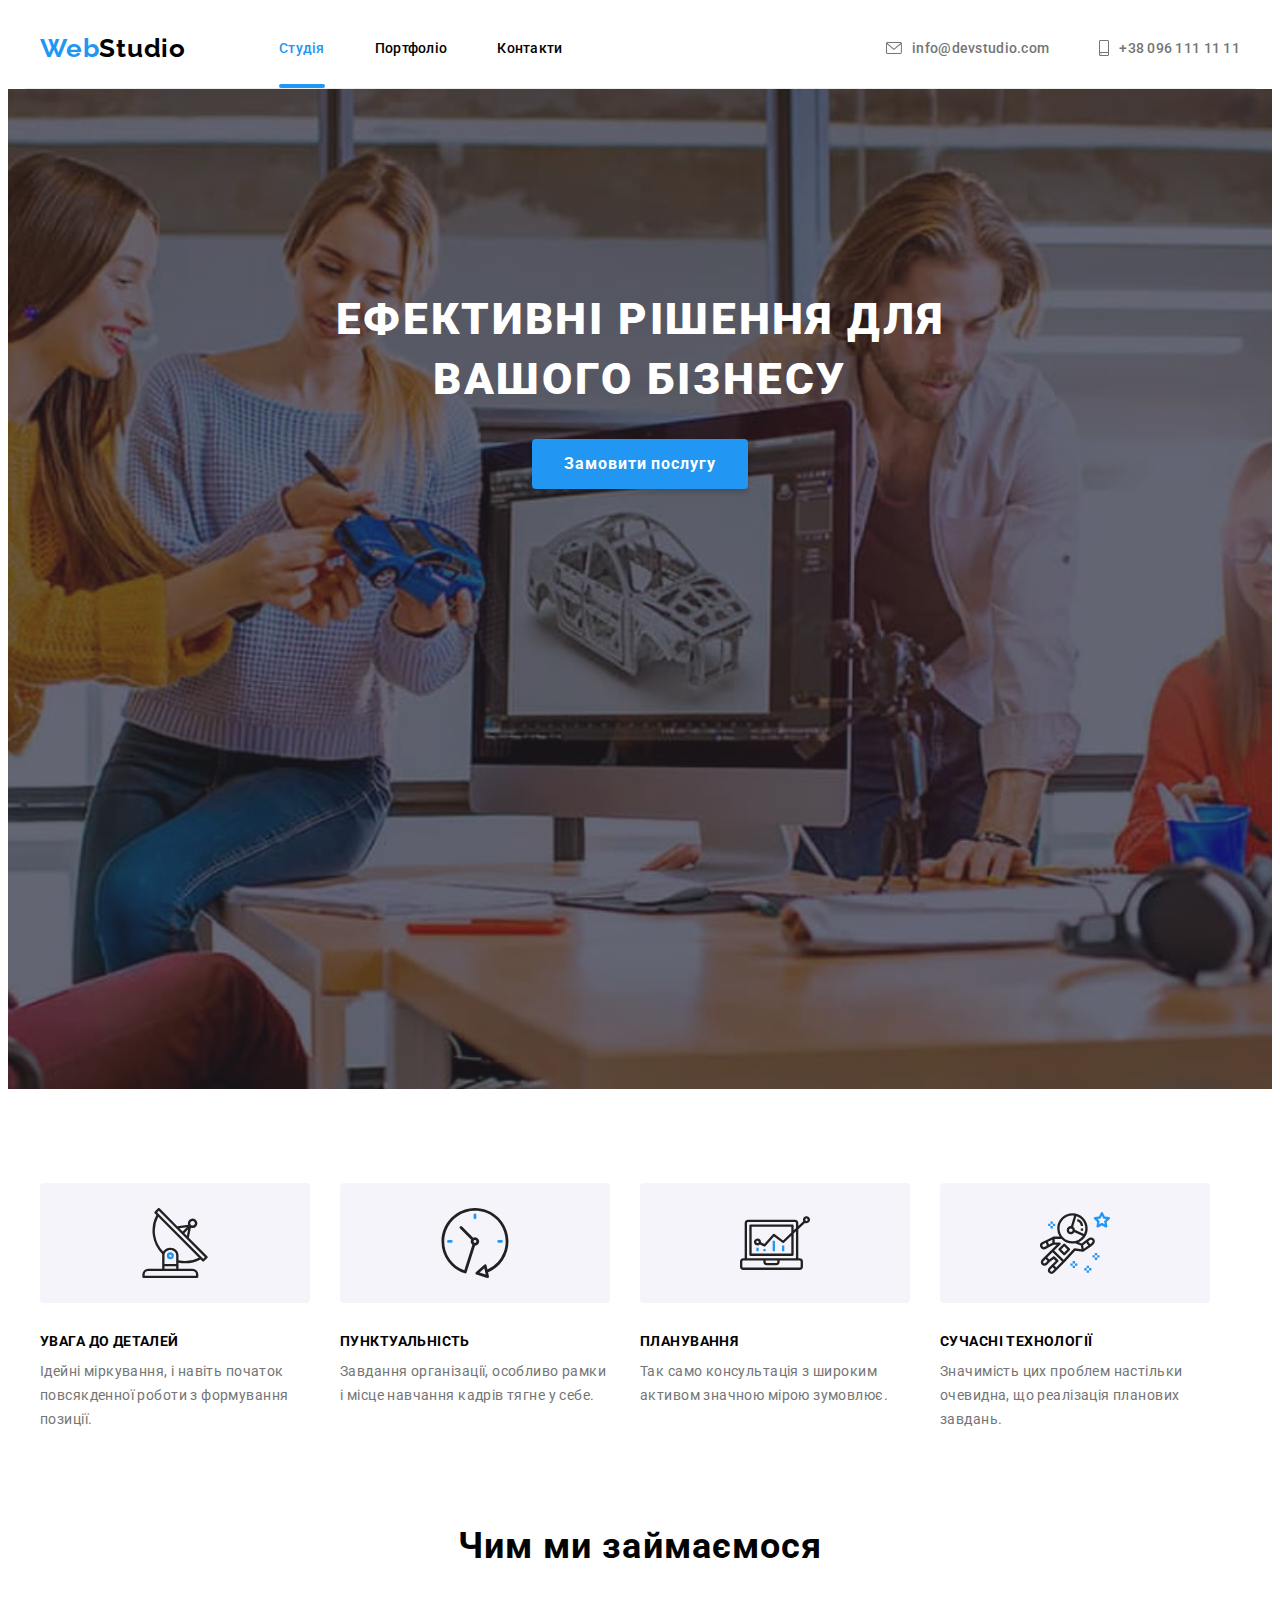
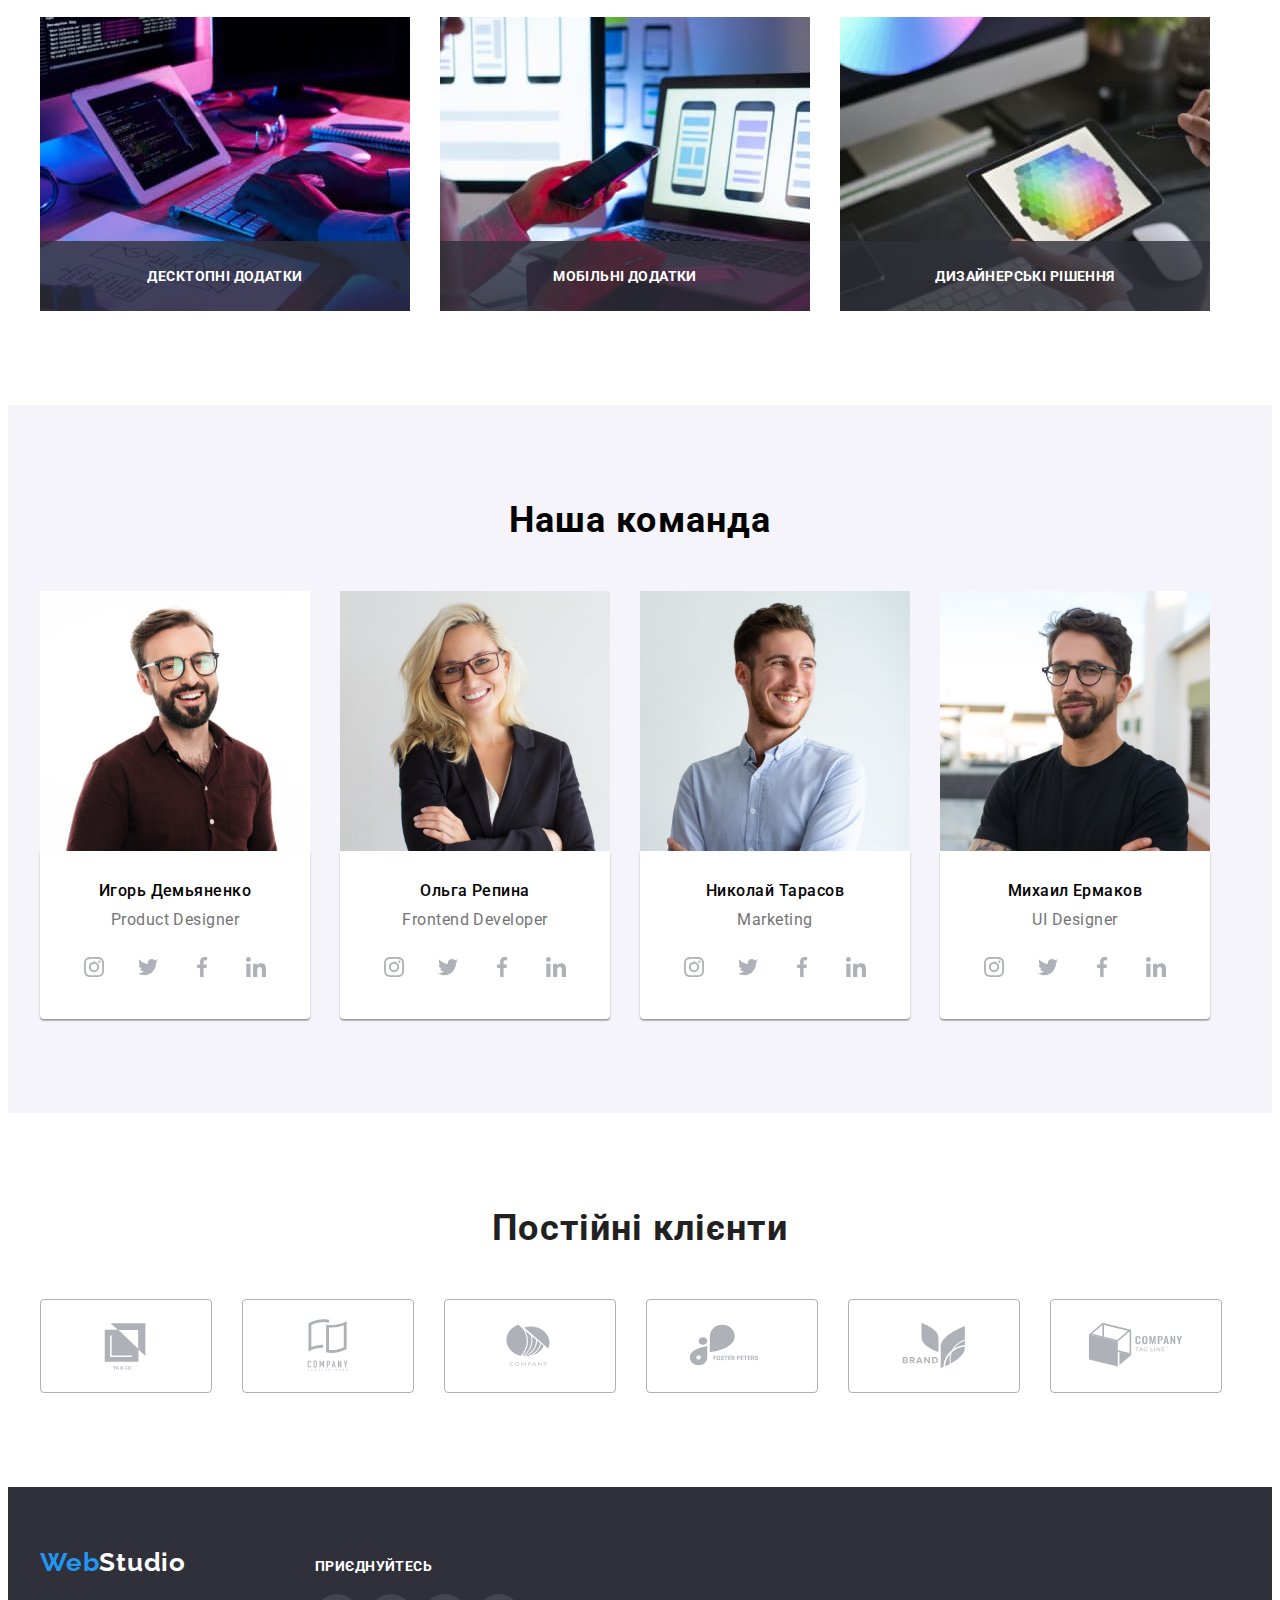
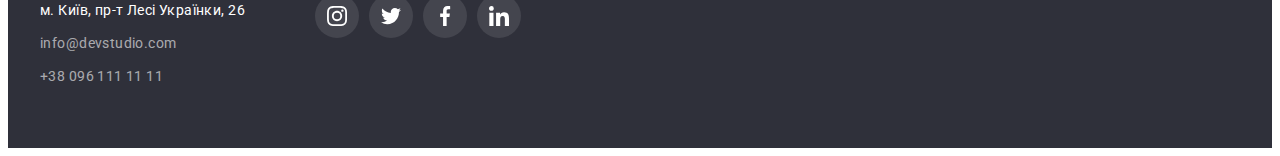
<file: index.html>
<!DOCTYPE html>
<html lang="uk">
  <head>
    <meta charset="UTF-8" />
    <meta http-equiv="X-UA-Compatible" content="IE=edge" />
    <meta name="viewport" content="width=device-width, initial-scale=1.0" />
    <title>Document</title>
    <link
      rel="stylesheet"
      href="https://cdnjs.cloudflare.com/ajax/libs/modern-normalize/1.1.0/modern-normalize.min.css"
      integrity="sha512-wpPYUAdjBVSE4KJnH1VR1HeZfpl1ub8YT/NKx4PuQ5NmX2tKuGu6U/JRp5y+Y8XG2tV+wKQpNHVUX03MfMFn9Q=="
      crossorigin="anonymous"
      referrerpolicy="no-referrer"
    />
    <link rel="preconnect" href="https://fonts.googleapis.com" />
    <link rel="preconnect" href="https://fonts.gstatic.com" crossorigin />
    <link
      href="https://fonts.googleapis.com/css2?family=Raleway:wght@700&family=Roboto:wght@400;500;700;900&display=swap"
      rel="stylesheet"
    />
    <link rel="stylesheet" href="./css/styles.css" />
  </head>
  <body>
    <!--Header section-->
    <header class="header">
      <div class="container header-container">
        <a class="header-logo logo-dark link" lang="en" href="/">
          <span class="log">Web</span>Studio</a
        >
        <nav class="header-nav">
          <ul class="header-nav-list list">
            <li class="header-nav-item">
              <a class="header-nav-link header-nav-link-current link" href="/">Студія</a>
            </li>
            <li class="header-nav-item">
              <a class="header-nav-link link" href="./portfolio.html">Портфоліо</a>
            </li>
            <li class="header-nav-item"><a class="header-nav-link link" href="/">Контакти</a></li>
          </ul>
        </nav>
        <ul class="header-list list">
          <li class="header-item">
            <a class="header-link link" href="mailto:info@devstudio.com">
              <svg class="header-icon" width="16" height="12">
                <use href="./images/icons.svg#icon-mail"></use>
              </svg>
              info@devstudio.com</a
            >
          </li>
          <li class="header-item">
            <a class="header-link link" href="tel:+380961111111">
              <svg class="header-icon" width="10" height="16">
                <use href="./images/icons.svg#icon-smartphone"></use>
              </svg>
              +38 096 111 11 11</a
            >
          </li>
        </ul>
      </div>
    </header>
    <!-- Main section -->
    <main>
      <!--Hero section-->
      <section class="hero section">
        <div class="container">
          <h1 class="hero-title">Ефективні рішення для вашого бізнесу</h1>
          <button class="btn" type="button" data-modal-open>Замовити послугу</button>
        </div>
      </section>
      <!--Features section-->
      <section class="features section">
        <div class="container">
          <h2 class="features-title visually-hidden">Особливості</h2>
          <ul class="features-list list">
            <li class="features-list-item">
              <div class="features-thumb">
                <svg class="features-icon" width="70px" height="70px">
                  <use href="./images/icons.svg#icon-antenna"></use>
                </svg>
              </div>
              <h3 class="features-subtitle subtitle">УВАГА ДО ДЕТАЛЕЙ</h3>
              <p class="features-txt">
                Ідейні міркування, і навіть початок повсякденної роботи з формування позиції.
              </p>
            </li>
            <li class="features-list-item">
              <div class="features-thumb">
                <svg class="features-icon" width="70px" height="70px">
                  <use href="./images/icons.svg#icon-clock"></use>
                </svg>
              </div>
              <h3 class="features-subtitle subtitle">ПУНКТУАЛЬНІСТЬ</h3>
              <p class="features-txt">
                Завдання організації, особливо рамки і місце навчання кадрів тягне у себе.
              </p>
            </li>
            <li class="features-list-item">
              <div class="features-thumb">
                <svg class="features-icon" width="70px" height="70px">
                  <use href="./images/icons.svg#icon-diagram"></use>
                </svg>
              </div>
              <h3 class="features-subtitle subtitle">ПЛАНУВАННЯ</h3>
              <p class="features-txt">
                Так само консультація з широким активом значною мірою зумовлює.
              </p>
            </li>
            <li class="features-list-item">
              <div class="features-thumb">
                <svg class="features-icon" width="70px" height="70px">
                  <use href="./images/icons.svg#icon-astronaut"></use>
                </svg>
              </div>
              <h3 class="features-subtitle subtitle">СУЧАСНІ ТЕХНОЛОГІЇ</h3>
              <p class="features-txt">
                Значимість цих проблем настільки очевидна, що реалізація планових завдань.
              </p>
            </li>
          </ul>
        </div>
      </section>
      <!--Specialization section-->
      <section class="special section">
        <div class="container">
          <h2 class="title subtitle">Чим ми займаємося</h2>
          <ul class="special-list list">
            <li class="special-list-item">
              <img
                src="images/specialization/1img.jpg"
                alt="На столі монитор,планшет,клавіатура й конспект, з чім працюють руками"
                width="370"
                height="294"
              />
              <div class="overlay">
                <p class="overlay-text">Десктопні додатки</p>
              </div>
            </li>
            <li class="special-list-item">
              <img
                src="images/specialization/2img.jpg"
                alt="Сматрфон в одній руці, другою рукою на клавіатуре ноутбука"
                width="370"
                height="294"
              />
              <div class="overlay">
                <p class="overlay-text">Мобільні додатки</p>
              </div>
            </li>
            <li class="special-list-item">
              <img
                src="images/specialization/3img.jpg"
                alt="В руках планшет з пенселем"
                width="370"
                height="294"
              />
              <div class="overlay">
                <p class="overlay-text">Дизайнерські рішення</p>
              </div>
            </li>
          </ul>
        </div>
      </section>
      <!--Team section-->
      <section class="team section">
        <div class="container">
          <h2 class="title subtitle">Наша команда</h2>
          <ul class="team-list list card-set">
            <li class="team-list-item card-set-item">
              <img
                src="images/team/foto1.jpg"
                alt="Фотографія посміхаючого чоловіка в прозорих окулярах"
                width="270"
                height="260"
              />
              <div class="team-wrapper">
                <h3 class="team-name subtitle">Игорь Демьяненко</h3>
                <p class="team-prof" lang="en">Product Designer</p>
                <ul class="socials-list list">
                  <li class="socials-item">
                    <a
                      class="socials-link link"
                      href=""
                      target="_blank"
                      rel="noreferrer noopener"
                      aria-label="instagram"
                    >
                      <svg class="socials-icon" width="20" height="20">
                        <use href="./images/icons.svg#icon-instagram"></use>
                      </svg>
                    </a>
                  </li>
                  <li class="socials-item">
                    <a
                      class="socials-link link"
                      href=""
                      target="_blank"
                      rel="noreferrer noopener"
                      aria-label="twitter"
                    >
                      <svg class="socials-icon" width="20" height="20">
                        <use href="./images/icons.svg#icon-twitter"></use></svg
                    ></a>
                  </li>
                  <li class="socials-item">
                    <a
                      class="socials-link link"
                      href=""
                      target="_blank"
                      rel="noreferrer noopener"
                      aria-label="facebook"
                    >
                      <svg class="socials-icon" width="20" height="20">
                        <use href="./images/icons.svg#icon-facebook"></use></svg
                    ></a>
                  </li>
                  <li class="socials-item">
                    <a
                      class="socials-link link"
                      href=""
                      target="_blank"
                      rel="noreferrer noopener"
                      aria-label="linkedin"
                    >
                      <svg class="socials-icon" width="20" height="20">
                        <use href="./images/icons.svg#icon-linkedin"></use></svg
                    ></a>
                  </li>
                </ul>
              </div>
            </li>
            <li class="team-list-item card-set-item">
              <img
                src="images/team/foto2.jpg"
                alt="Фотографія посміхаючої жінки в прозорих окулярах"
                width="270"
                height="260"
              />
              <div class="team-wrapper">
                <h3 class="team-name subtitle">Ольга Репина</h3>
                <p class="team-prof" lang="en">Frontend Developer</p>
                <ul class="socials-list list">
                  <li class="socials-item">
                    <a
                      class="socials-link link"
                      href=""
                      target="_blank"
                      rel="noreferrer noopener"
                      aria-label="instagram"
                    >
                      <svg class="socials-icon" width="20" height="20">
                        <use href="./images/icons.svg#icon-instagram"></use>
                      </svg>
                    </a>
                  </li>
                  <li class="socials-item">
                    <a
                      class="socials-link link"
                      href=""
                      target="_blank"
                      rel="noreferrer noopener"
                      aria-label="twitter"
                    >
                      <svg class="socials-icon" width="20" height="20">
                        <use href="./images/icons.svg#icon-twitter"></use></svg
                    ></a>
                  </li>
                  <li class="socials-item">
                    <a
                      class="socials-link link"
                      href=""
                      target="_blank"
                      rel="noreferrer noopener"
                      aria-label="facebook"
                    >
                      <svg class="socials-icon" width="20" height="20">
                        <use href="./images/icons.svg#icon-facebook"></use></svg
                    ></a>
                  </li>
                  <li class="socials-item">
                    <a
                      class="socials-link link"
                      href=""
                      target="_blank"
                      rel="noreferrer noopener"
                      aria-label="linkedin"
                    >
                      <svg class="socials-icon" width="20" height="20">
                        <use href="./images/icons.svg#icon-linkedin"></use></svg
                    ></a>
                  </li>
                </ul>
              </div>
            </li>
            <li class="team-list-item card-set-item">
              <img
                src="images/team/foto3.jpg"
                alt="Фотографія посміхаючого чоловіка"
                width="270"
                height="260"
              />
              <div class="team-wrapper">
                <h3 class="team-name subtitle">Николай Тарасов</h3>
                <p class="team-prof" lang="en">Marketing</p>
                <ul class="socials-list list">
                  <li class="socials-item">
                    <a
                      class="socials-link link"
                      href=""
                      target="_blank"
                      rel="noreferrer noopener"
                      aria-label="instagram"
                    >
                      <svg class="socials-icon" width="20" height="20">
                        <use href="./images/icons.svg#icon-instagram"></use>
                      </svg>
                    </a>
                  </li>
                  <li class="socials-item">
                    <a
                      class="socials-link link"
                      href=""
                      target="_blank"
                      rel="noreferrer noopener"
                      aria-label="twitter"
                    >
                      <svg class="socials-icon" width="20" height="20">
                        <use href="./images/icons.svg#icon-twitter"></use></svg
                    ></a>
                  </li>
                  <li class="socials-item">
                    <a
                      class="socials-link link"
                      href=""
                      target="_blank"
                      rel="noreferrer noopener"
                      aria-label="facebook"
                    >
                      <svg class="socials-icon" width="20" height="20">
                        <use href="./images/icons.svg#icon-facebook"></use></svg
                    ></a>
                  </li>
                  <li class="socials-item">
                    <a
                      class="socials-link link"
                      href=""
                      target="_blank"
                      rel="noreferrer noopener"
                      aria-label="linkedin"
                    >
                      <svg class="socials-icon" width="20" height="20">
                        <use href="./images/icons.svg#icon-linkedin"></use></svg
                    ></a>
                  </li>
                </ul>
              </div>
            </li>
            <li class="team-list-item card-set-item">
              <img
                src="images/team/foto4.jpg"
                alt="Фотографія посміхаючого чоловіка"
                width="270"
                height="260"
              />
              <div class="team-wrapper">
                <h3 class="team-name subtitle">Михаил Ермаков</h3>
                <p class="team-prof" lang="en">UI Designer</p>
                <ul class="socials-list list">
                  <li class="socials-item">
                    <a
                      class="socials-link link"
                      href=""
                      target="_blank"
                      rel="noreferrer noopener"
                      aria-label="instagram"
                    >
                      <svg class="socials-icon" width="20" height="20">
                        <use href="./images/icons.svg#icon-instagram"></use>
                      </svg>
                    </a>
                  </li>
                  <li class="socials-item">
                    <a
                      class="socials-link link"
                      href=""
                      target="_blank"
                      rel="noreferrer noopener"
                      aria-label="twitter"
                    >
                      <svg class="socials-icon" width="20" height="20">
                        <use href="./images/icons.svg#icon-twitter"></use></svg
                    ></a>
                  </li>
                  <li class="socials-item">
                    <a
                      class="socials-link link"
                      href=""
                      target="_blank"
                      rel="noreferrer noopener"
                      aria-label="facebook"
                    >
                      <svg class="socials-icon" width="20" height="20">
                        <use href="./images/icons.svg#icon-facebook"></use></svg
                    ></a>
                  </li>
                  <li class="socials-item">
                    <a
                      class="socials-link link"
                      href=""
                      target="_blank"
                      rel="noreferrer noopener"
                      aria-label="linkedin"
                    >
                      <svg class="socials-icon" width="20" height="20">
                        <use href="./images/icons.svg#icon-linkedin"></use></svg
                    ></a>
                  </li>
                </ul>
              </div>
            </li>
          </ul>
        </div>
      </section>
      <!-- Clients section -->
      <section class="clients section">
        <div class="container">
          <h2 class="clients-title">Постійні клієнти</h2>
          <ul class="clients-list list">
            <li class="clients-item">
              <a class="clients-link link" href=""
                ><svg class="clients-icon" width="106" height="60">
                  <use href="./images/icons.svg#icon-logo"></use></svg
              ></a>
            </li>
            <li class="clients-item">
              <a class="clients-link link" href=""
                ><svg class="clients-icon" width="106" height="60">
                  <use href="./images/icons.svg#icon-logo-1"></use></svg
              ></a>
            </li>
            <li class="clients-item">
              <a class="clients-link link" href=""
                ><svg class="clients-icon" width="106" height="60">
                  <use href="./images/icons.svg#icon-logo-2"></use></svg
              ></a>
            </li>
            <li class="clients-item">
              <a class="clients-link link" href=""
                ><svg class="clients-icon" width="106" height="60">
                  <use href="./images/icons.svg#icon-logo-3"></use></svg
              ></a>
            </li>
            <li class="clients-item">
              <a class="clients-link link" href=""
                ><svg class="clients-icon" width="106" height="60">
                  <use href="./images/icons.svg#icon-logo-4"></use></svg
              ></a>
            </li>
            <li class="clients-item">
              <a class="clients-link link" href=""
                ><svg class="clients-icon" width="106" height="60">
                  <use href="./images/icons.svg#icon-logo-5"></use></svg
              ></a>
            </li>
          </ul>
        </div>
      </section>
    </main>
    <!--Footer section-->
    <footer class="footer">
      <div class="container">
        <div class="footer-group">
          <div class="footer-contacts">
            <a class="footer-logo logo-light link" lang="en" href="/">
              <span class="log">Web</span>Studio</a
            >
            <address class="footer-address">
              <p class="footer-address-txt">м. Київ, пр-т Лесі Українки, 26</p>
              <ul class="footer-address-list list">
                <li class="footer-address-list-item">
                  <a class="footer-address-list-item-link link" href="mailto:info@devstudio.com"
                    >info@devstudio.com</a
                  >
                </li>
                <li class="footer-address-list-item">
                  <a class="footer-address-list-item-link link" href="tel:+380961111111"
                    >+38 096 111 11 11</a
                  >
                </li>
              </ul>
            </address>
          </div>
          <div class="footer-socials">
            <h2 class="footer-title">приєднуйтесь</h2>
            <ul class="footer-socials-list list">
              <li class="footer-socials-item">
                <a
                  class="footer-socials-link link"
                  href=""
                  target="_blank"
                  rel="noreferrer noopener"
                  aria-label="instagram"
                >
                  <svg class="footer-socials-icon" width="20" height="20">
                    <use href="./images/icons.svg#icon-instagram"></use>
                  </svg>
                </a>
              </li>
              <li class="footer-socials-item">
                <a
                  class="footer-socials-link link"
                  href=""
                  target="_blank"
                  rel="noreferrer noopener"
                  aria-label="twitter"
                >
                  <svg class="footer-socials-icon" width="20" height="20">
                    <use href="./images/icons.svg#icon-twitter"></use></svg
                ></a>
              </li>
              <li class="footer-socials-item">
                <a
                  class="footer-socials-link link"
                  href=""
                  target="_blank"
                  rel="noreferrer noopener"
                  aria-label="facebook"
                >
                  <svg class="footer-socials-icon" width="20" height="20">
                    <use href="./images/icons.svg#icon-facebook"></use></svg
                ></a>
              </li>
              <li class="footer-socials-item">
                <a
                  class="footer-socials-link link"
                  href=""
                  target="_blank"
                  rel="noreferrer noopener"
                  aria-label="linkedin"
                >
                  <svg class="footer-socials-icon" width="20" height="20">
                    <use href="./images/icons.svg#icon-linkedin"></use></svg
                ></a>
              </li>
            </ul>
          </div>
        </div>
      </div>
    </footer>
    <!-- Modal window-->
    <div class="backdrop is-hidden" data-modal>
      <div class="modal">
        <button class="modal-btn" data-modal-close>
          <svg class="modal-btn-icon" width="18px" height="18px">
            <use href="./images/icons.svg#icon-close-black-18dp-2-1"></use>
          </svg>
        </button>
      </div>
    </div>

    <script src="./js/modal.js"></script>
  </body>
</html>
</file>
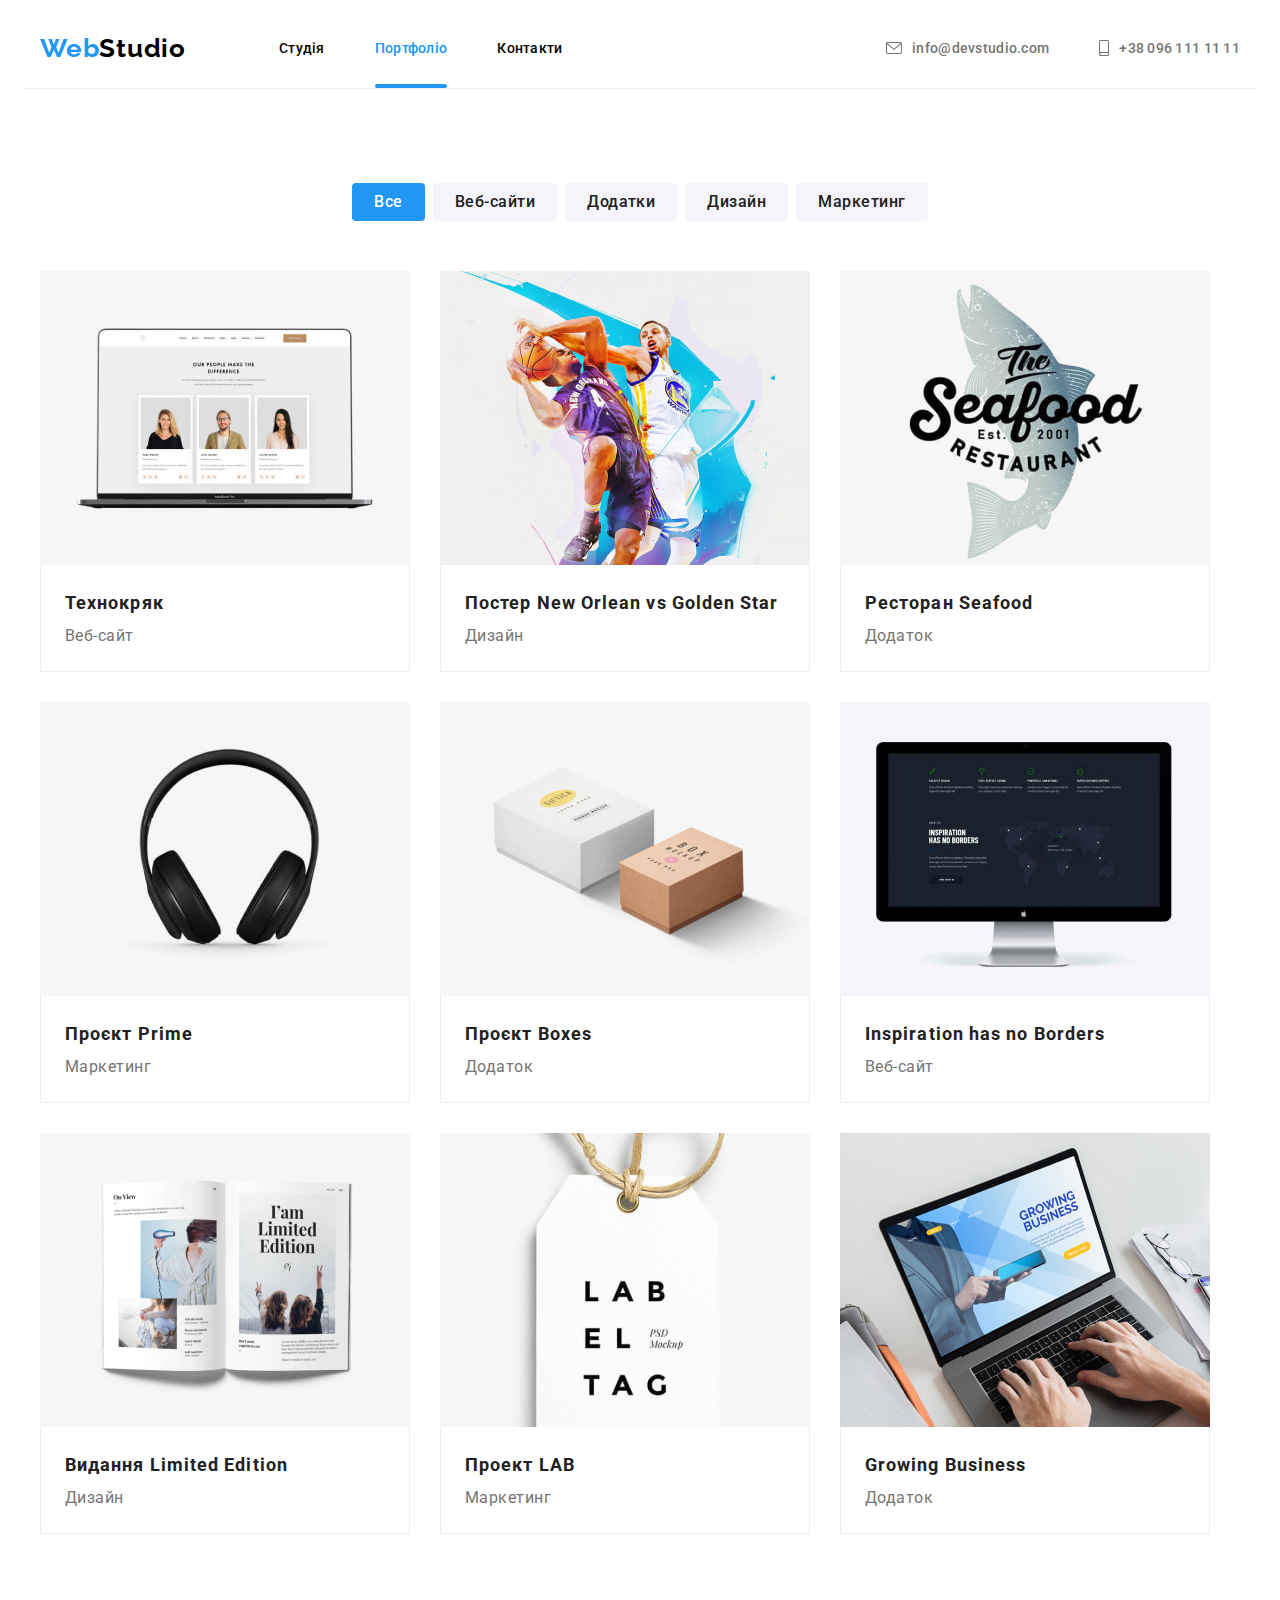
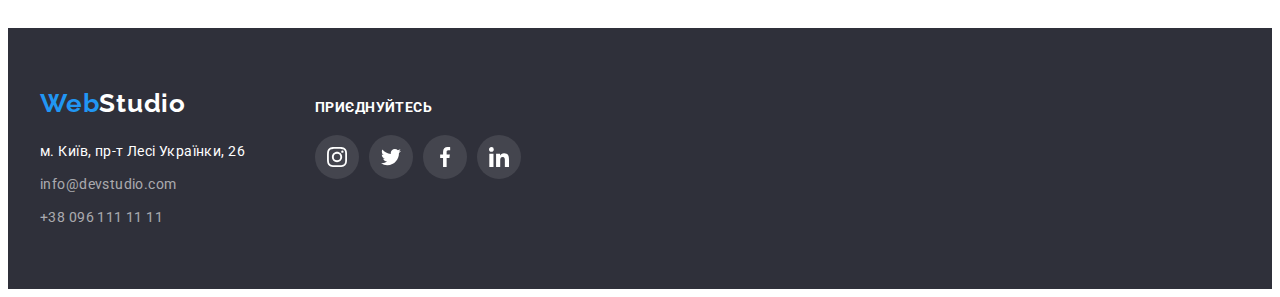
<file: portfolio.html>
<!DOCTYPE html>
<html lang="uk">
  <head>
    <meta charset="UTF-8" />
    <meta http-equiv="X-UA-Compatible" content="IE=edge" />
    <meta name="viewport" content="width=device-width, initial-scale=1.0" />
    <title>Document</title>
    <link
      rel="stylesheet"
      href="https://cdnjs.cloudflare.com/ajax/libs/modern-normalize/1.1.0/modern-normalize.min.css"
      integrity="sha512-wpPYUAdjBVSE4KJnH1VR1HeZfpl1ub8YT/NKx4PuQ5NmX2tKuGu6U/JRp5y+Y8XG2tV+wKQpNHVUX03MfMFn9Q=="
      crossorigin="anonymous"
      referrerpolicy="no-referrer"
    />
    <link rel="preconnect" href="https://fonts.googleapis.com" />
    <link rel="preconnect" href="https://fonts.gstatic.com" crossorigin />
    <link
      href="https://fonts.googleapis.com/css2?family=Raleway:wght@700&family=Roboto:wght@400;500;700;900&display=swap"
      rel="stylesheet"
    />
    <link rel="stylesheet" href="./css/styles.css" />
  </head>
  <body>
    <!--Header section-->
    <header class="header">
      <div class="container header-container">
        <a class="header-logo logo-dark link" lang="en" href="/">
          <span class="log">Web</span>Studio</a
        >
        <nav class="header-nav">
          <ul class="header-nav-list list">
            <li class="header-nav-item">
              <a class="header-nav-link link" href="./index.html">Студія</a>
            </li>
            <li class="header-nav-item">
              <a class="header-nav-link header-nav-link-current link" href="./portfolio.html"
                >Портфоліо</a
              >
            </li>
            <li class="header-nav-item"><a class="header-nav-link link" href="/">Контакти</a></li>
          </ul>
        </nav>
        <ul class="header-list list">
          <li class="header-item">
            <a class="header-link link" href="mailto:info@devstudio.com">
              <svg class="header-icon" width="16" height="12">
                <use href="./images/icons.svg#icon-mail"></use>
              </svg>
              info@devstudio.com</a
            >
          </li>
          <li class="header-item">
            <a class="header-link link" href="tel:+380961111111">
              <svg class="header-icon" width="10" height="16">
                <use href="./images/icons.svg#icon-smartphone"></use>
              </svg>
              +38 096 111 11 11</a
            >
          </li>
        </ul>
      </div>
    </header>
    <!-- Main section portfolio-->
    <main>
      <section class="portfolio section">
        <div class="container">
          <h1 class="visually-hidden">Портфоліо</h1>
          <ul class="portfolio-filtr list">
            <li class="">
              <button class="portfolio-filtr-btn btn-current" type="button">Все</button>
            </li>
            <li class="">
              <button class="portfolio-filtr-btn" type="button">Веб-сайти</button>
            </li>
            <li class="">
              <button class="portfolio-filtr-btn" type="button">Додатки</button>
            </li>
            <li class="">
              <button class="portfolio-filtr-btn" type="button">Дизайн</button>
            </li>
            <li class="">
              <button class="portfolio-filtr-btn" type="button">Маркетинг</button>
            </li>
          </ul>
          <ul class="portfolio-list list card-set">
            <li class="card-set-item portfolio-item">
              <div class="portfolio-item-overlay">
                <img
                  class="portfolio-img"
                  src="./images/portfolio/img1.jpg"
                  alt="Відкритий ноутбук"
                  width="370"
                  height="294"
                />
                <div class="portfolio-overlay">
                  <p class="portfolio-overlay-txt">
                    Ресурс пропонує комплексні пропозиції з різним рівнем функціоналу та сервісів.
                    Все це дозволить відвідувачу отримати вичерпні відомості про компанію чи
                    приватну особу.
                  </p>
                </div>
              </div>
              <div class="portfolio-wrapper">
                <h2 class="portfolio-subtitle">Технокряк</h2>
                <p class="portfolio-txt">Веб-сайт</p>
              </div>
            </li>
            <li class="card-set-item portfolio-item">
              <div class="portfolio-item-overlay">
                <img
                  class="portfolio-img"
                  src="./images/portfolio/img2.jpg"
                  alt="Два баскетболіста с м'ячем"
                  width="370"
                  height="294"
                />
                <div class="portfolio-overlay">
                  <p class="portfolio-overlay-txt">
                    Ресурс пропонує комплексні пропозиції з різним рівнем функціоналу та сервісів.
                    Все це дозволить відвідувачу отримати вичерпні відомості про компанію чи
                    приватну особу.
                  </p>
                </div>
              </div>
              <div class="portfolio-wrapper">
                <h2 class="portfolio-subtitle">Постер New Orlean vs Golden Star</h2>
                <p class="portfolio-txt">Дизайн</p>
              </div>
            </li>
            <li class="card-set-item portfolio-item">
              <div class="portfolio-item-overlay">
                <img
                  class="portfolio-img"
                  src="./images/portfolio/img3.jpg"
                  alt="Логотип у формі риби"
                  width="370"
                  height="294"
                />
                <div class="portfolio-overlay">
                  <p class="portfolio-overlay-txt">
                    Ресурс пропонує комплексні пропозиції з різним рівнем функціоналу та сервісів.
                    Все це дозволить відвідувачу отримати вичерпні відомості про компанію чи
                    приватну особу.
                  </p>
                </div>
              </div>
              <div class="portfolio-wrapper">
                <h2 class="portfolio-subtitle">Ресторан Seafood</h2>
                <p class="portfolio-txt">Додаток</p>
              </div>
            </li>
            <li class="card-set-item portfolio-item">
              <div class="portfolio-item-overlay">
                <img
                  class="portfolio-img"
                  src="./images/portfolio/img4.jpg"
                  alt="Навушники"
                  width="370"
                  height="294"
                />
                <div class="portfolio-overlay">
                  <p class="portfolio-overlay-txt">
                    Ресурс пропонує комплексні пропозиції з різним рівнем функціоналу та сервісів.
                    Все це дозволить відвідувачу отримати вичерпні відомості про компанію чи
                    приватну особу.
                  </p>
                </div>
              </div>
              <div class="portfolio-wrapper">
                <h2 class="portfolio-subtitle">Проєкт Prime</h2>
                <p class="portfolio-txt">Маркетинг</p>
              </div>
            </li>
            <li class="card-set-item portfolio-item">
              <div class="portfolio-item-overlay">
                <img
                  class="portfolio-img"
                  src="./images/portfolio/img5.jpg"
                  alt="Дві коробочки"
                  width="370"
                  height="294"
                />
                <div class="portfolio-overlay">
                  <p class="portfolio-overlay-txt">
                    Ресурс пропонує комплексні пропозиції з різним рівнем функціоналу та сервісів.
                    Все це дозволить відвідувачу отримати вичерпні відомості про компанію чи
                    приватну особу.
                  </p>
                </div>
              </div>
              <div class="portfolio-wrapper">
                <h2 class="portfolio-subtitle">Проєкт Boxes</h2>
                <p class="portfolio-txt">Додаток</p>
              </div>
            </li>
            <li class="card-set-item portfolio-item">
              <div class="portfolio-item-overlay">
                <img
                  class="portfolio-img"
                  src="./images/portfolio/img6.jpg"
                  alt="Монітор"
                  width="370"
                  height="294"
                />
                <div class="portfolio-overlay">
                  <p class="portfolio-overlay-txt">
                    Ресурс пропонує комплексні пропозиції з різним рівнем функціоналу та сервісів.
                    Все це дозволить відвідувачу отримати вичерпні відомості про компанію чи
                    приватну особу.
                  </p>
                </div>
              </div>
              <div class="portfolio-wrapper">
                <h2 class="portfolio-subtitle">Inspiration has no Borders</h2>
                <p class="portfolio-txt">Веб-сайт</p>
              </div>
            </li>
            <li class="card-set-item portfolio-item">
              <div class="portfolio-item-overlay">
                <img
                  class="portfolio-img"
                  src="./images/portfolio/img7.jpg"
                  alt="Розкритий журнал з картинками у ньому"
                  width="370"
                  height="294"
                />
                <div class="portfolio-overlay">
                  <p class="portfolio-overlay-txt">
                    Ресурс пропонує комплексні пропозиції з різним рівнем функціоналу та сервісів.
                    Все це дозволить відвідувачу отримати вичерпні відомості про компанію чи
                    приватну особу.
                  </p>
                </div>
              </div>
              <div class="portfolio-wrapper">
                <h2 class="portfolio-subtitle">Видання Limited Edition</h2>
                <p class="portfolio-txt">Дизайн</p>
              </div>
            </li>
            <li class="card-set-item portfolio-item">
              <div class="portfolio-item-overlay">
                <img
                  class="portfolio-img"
                  src="./images/portfolio/img8.jpg"
                  alt="Етикетка"
                  width="370"
                  height="294"
                />
                <div class="portfolio-overlay">
                  <p class="portfolio-overlay-txt">
                    Ресурс пропонує комплексні пропозиції з різним рівнем функціоналу та сервісів.
                    Все це дозволить відвідувачу отримати вичерпні відомості про компанію чи
                    приватну особу.
                  </p>
                </div>
              </div>
              <div class="portfolio-wrapper">
                <h2 class="portfolio-subtitle">Проект LAB</h2>
                <p class="portfolio-txt">Маркетинг</p>
              </div>
            </li>
            <li class="card-set-item portfolio-item">
              <div class="portfolio-item-overlay">
                <img
                  class="portfolio-img"
                  src="./images/portfolio/img9.jpg"
                  alt="Руки на клавіатурі міні-ноутбука"
                  width="370"
                  height="294"
                />
                <div class="portfolio-overlay">
                  <p class="portfolio-overlay-txt">
                    Ресурс пропонує комплексні пропозиції з різним рівнем функціоналу та сервісів.
                    Все це дозволить відвідувачу отримати вичерпні відомості про компанію чи
                    приватну особу.
                  </p>
                </div>
              </div>
              <div class="portfolio-wrapper">
                <h2 class="portfolio-subtitle">Growing Business</h2>
                <p class="portfolio-txt">Додаток</p>
              </div>
            </li>
          </ul>
        </div>
      </section>
    </main>
    <!--Footer section-->
    <footer class="footer">
      <div class="container">
        <div class="footer-group">
          <div class="footer-contacts">
            <a class="footer-logo logo-light link" lang="en" href="/">
              <span class="log">Web</span>Studio</a
            >
            <address class="footer-address">
              <p class="footer-address-txt">м. Київ, пр-т Лесі Українки, 26</p>
              <ul class="footer-address-list list">
                <li class="footer-address-list-item">
                  <a class="footer-address-list-item-link link" href="mailto:info@devstudio.com"
                    >info@devstudio.com</a
                  >
                </li>
                <li class="footer-address-list-item">
                  <a class="footer-address-list-item-link link" href="tel:+380961111111"
                    >+38 096 111 11 11</a
                  >
                </li>
              </ul>
            </address>
          </div>
          <div class="footer-socials">
            <h2 class="footer-title">приєднуйтесь</h2>
            <ul class="footer-socials-list list">
              <li class="footer-socials-item">
                <a
                  class="footer-socials-link link"
                  href=""
                  target="_blank"
                  rel="noreferrer noopener"
                  aria-label="instagram"
                >
                  <svg class="footer-socials-icon" width="20" height="20">
                    <use href="./images/icons.svg#icon-instagram"></use>
                  </svg>
                </a>
              </li>
              <li class="footer-socials-item">
                <a
                  class="footer-socials-link link"
                  href=""
                  target="_blank"
                  rel="noreferrer noopener"
                  aria-label="twitter"
                >
                  <svg class="footer-socials-icon" width="20" height="20">
                    <use href="./images/icons.svg#icon-twitter"></use></svg
                ></a>
              </li>
              <li class="footer-socials-item">
                <a
                  class="footer-socials-link link"
                  href=""
                  target="_blank"
                  rel="noreferrer noopener"
                  aria-label="facebook"
                >
                  <svg class="footer-socials-icon" width="20" height="20">
                    <use href="./images/icons.svg#icon-facebook"></use></svg
                ></a>
              </li>
              <li class="footer-socials-item">
                <a
                  class="footer-socials-link link"
                  href=""
                  target="_blank"
                  rel="noreferrer noopener"
                  aria-label="linkedin"
                >
                  <svg class="footer-socials-icon" width="20" height="20">
                    <use href="./images/icons.svg#icon-linkedin"></use></svg
                ></a>
              </li>
            </ul>
          </div>
        </div>
      </div>
    </footer>
  </body>
</html>
</file>
<file: css/styles.css>
:root {
  /* font */
  --main-font: 'Roboto', sans-serif;
  --secondery-font: 'Raleway', sans-serif;
  /* txt colors */
  --main-txt-cl: #757575;
  --accent-txt-cl: #2196f3;
  --subtitle-txt-cl: #030303;
  /* bg colors */
  --dark-bg-cl: #2f303a;
  --light-bg-cl: #f5f4fa;
  /* others */
  --indent: 30px;
  --itens: 4;
  --time: 250ms cubic-bezier(0.4, 0, 0.2, 1);
}

body {
  font-family: var(--main-font);
  color: var(--main-txt-cl);
}
/* reset styles */
h1,
h2,
h3,
h4,
h5,
h6,
p {
  margin: 0;
}
img {
  display: block;
}
.link {
  text-decoration: none;
  color: currentColor;
}
.list {
  list-style: none;
  margin: 0;
  padding: 0;
}
.subtitle {
  color: var(--subtitle-txt-cl);
}
.visually-hidden {
  position: absolute;
  width: 1px;
  height: 1px;
  margin: -1px;
  border: 0;
  padding: 0;

  white-space: nowrap;
  clip-path: inset(100%);
  clip: rect(0 0 0 0);
  overflow: hidden;
}
/* card set */
.card-set {
  display: flex;
  flex-wrap: wrap;
  gap: var(--indent);
}
.card-set-item {
  flex-basis: calc((100%- var(--indent) * (var(--itens)-1)) / var(--itens));
}
/* base styles  */
.container {
  width: 1200px;
  padding-left: 15px;
  padding-right: 15px;
  margin-left: auto;
  margin-right: auto;
}
.section {
  padding-top: 94px;
  padding-bottom: 94px;
}

/* Header section */
.header-container {
  display: flex;
  align-items: center;
  border-bottom: 1px solid #ececec;
}
.header-logo {
  font-family: 'Raleway';
  font-weight: 700;
  font-size: 26px;
  line-height: calc(31 / 26);
  letter-spacing: 0.03em;
  margin-right: 93px;
}
.logo-light {
  color: #ffffff;
}
.logo-dark {
  color: #000000;
}
.log {
  color: var(--accent-txt-cl);
}
.header-nav {
  margin-right: auto;
}
.header-nav-list {
  font-weight: 500;
  font-size: 14px;
  line-height: calc(16 / 14);
  letter-spacing: 0.02em;
  color: var(--subtitle-txt-cl);
  display: flex;
  gap: 50px;
}

.header-nav-link-current {
  color: var(--accent-txt-cl);
  position: relative;
}
.header-nav-link-current::after {
  content: '';
  width: 100%;
  height: 4px;
  display: block;
  border-radius: 2px;
  background-color: var(--accent-txt-cl);
  position: absolute;
  bottom: 0;
  left: 0;
}

.header-nav-link:focus,
.header-nav-link:hover,
.header-link:hover,
.header-link:focus,
.footer-address-list-item-link:hover,
.footer-address-list-item-link:focus {
  color: var(--accent-txt-cl);
}

.header-nav-link,
.header-link {
  display: block;
  padding-top: 32px;
  padding-bottom: 32px;
  transition: color var(--time);
}

.header-list {
  font-weight: 500;
  font-size: 14px;
  line-height: calc(16 / 14);
  letter-spacing: 0.02em;
  display: flex;
  gap: 50px;
}

.header-link {
  display: inline-flex;
  align-items: center;
  justify-content: center;
  gap: 10px;
  color: var(--main-txt-cl);
}
.header-icon {
  fill: currentColor;
}

/* Hero section */
.hero {
  background-color: #c4c4c4;
  padding: 200px 0;
  max-width: 1600px;
  height: 600px;
  margin-left: auto;
  margin-right: auto;
  background-image: linear-gradient(to right, rgba(47, 48, 58, 0.4), rgba(47, 48, 58, 0.4)),
    url(../images/hero/hero.jpg);
  background-repeat: no-repeat;
  background-position: center;
  background-size: cover;
}
.hero-title {
  font-weight: 900;
  font-size: 44px;
  line-height: calc(60 / 44);
  text-align: center;
  letter-spacing: 0.06em;
  text-transform: uppercase;
  color: #ffffff;
  margin-bottom: 30px;
  width: 696px;
  margin-left: auto;
  margin-right: auto;
}
.btn {
  background-color: var(--accent-txt-cl);
  font-family: inherit;
  font-weight: 700;
  font-size: 16px;
  line-height: calc(30 / 16);
  display: flex;
  align-items: center;
  text-align: center;
  letter-spacing: 0.06em;
  color: #ffffff;
  cursor: pointer;
  min-width: 200px;
  min-height: 50px;
  padding: 10px 32px;
  border: none;
  border-radius: 4px;
  margin-left: auto;
  margin-right: auto;
  box-shadow: 0px 4px 4px rgba(0, 0, 0, 0.15);
  transition: color var(--time), background var(--time);
}
.btn:hover,
.btn:focus {
  color: #ffffff;
  background: #188ce8;
}
/* Features section */
.features {
  padding-bottom: 0;
}
.features-list {
  display: flex;
  gap: 30px;
}
.features-list-item {
  flex-basis: 270px;
}
.features-thumb {
  display: flex;
  align-items: center;
  justify-content: center;
  width: 270px;
  height: 120px;
  background-color: var(--light-bg-cl);
  border-radius: 4px;
  margin-bottom: 30px;
}
.features-icon {
}
.features-subtitle {
  margin-bottom: 10px;
  font-weight: 700;
  font-size: 14px;
  line-height: calc(16 / 14);
  letter-spacing: 0.03em;
  text-transform: uppercase;
}
.features-txt {
  font-size: 14px;
  line-height: calc(24 / 14);
  letter-spacing: 0.03em;
}
/* Specialization section */
.title {
  margin-bottom: 50px;
  font-weight: 700;
  font-size: 36px;
  line-height: calc(42 / 36);
  text-align: center;
  letter-spacing: 0.03em;
}
.special-list {
  display: flex;
  gap: 30px;
}
.special-list-item {
  position: relative;
}
.overlay {
  position: absolute;
  top: 224px;
  left: 0;
  width: 100%;
  height: 70px;
  display: flex;
  align-items: center;
  justify-content: center;
  background-color: rgba(47, 48, 58, 0.8);
}

.overlay-text {
  font-weight: 700;
  font-size: 14px;
  line-height: calc(16 / 14);
  text-align: center;
  letter-spacing: 0.03em;
  text-transform: uppercase;
  color: #ffffff;
}

/* Team section */
.team {
  background-color: var(--light-bg-cl);
}
.team-list {
  --itens: 3;
}
.team-wrapper {
  padding-top: 30px;
  padding-bottom: 30px;
  background-color: #ffffff;
  border-radius: 0px 0px 4px 4px;
  box-shadow: 0px 1px 3px rgba(0, 0, 0, 0.12), 0px 1px 1px rgba(0, 0, 0, 0.14),
    0px 2px 1px rgba(0, 0, 0, 0.2);
}
.team-name {
  margin-bottom: 10px;
  font-weight: 500;
  font-size: 16px;
  line-height: calc(19 / 16);
  text-align: center;
  letter-spacing: 0.03em;
}
.team-prof {
  margin-bottom: 16px;
  font-weight: 400;
  font-size: 16px;
  line-height: calc(19 / 16);
  text-align: center;
  letter-spacing: 0.03em;
}
/* Socials icons */
.socials-list {
  display: flex;
  align-items: center;
  justify-content: center;
  gap: 10px;
}
.socials-link {
  display: flex;
  align-items: center;
  justify-content: center;
  color: #afb1b8;
  width: 44px;
  height: 44px;
  background-color: #ffffff;
  border-radius: 50%;
  transition: color var(--time), background-color var(--time);
}
.socials-link:hover,
.socials-link:focus {
  color: #ffffff;
  background-color: var(--accent-txt-cl);
}
.socials-icon {
  fill: currentColor;
}
/* Clients section  */
.clients-title {
  font-weight: 700;
  font-size: 36px;
  line-height: calc(42 / 36);
  text-align: center;
  letter-spacing: 0.03em;
  color: #212121;
  margin-bottom: 50px;
}
.clients-list {
  display: flex;
  gap: 30px;
}
.clients-item {
}
.clients-link {
  display: flex;
  align-items: center;
  justify-content: center;
  width: 170px;
  height: 92px;
  color: #afb1b8;
  border: 1px solid #afb1b8;
  border-radius: 4px;
  transition: color var(--time), border-color var(--time);
}
.clients-link:hover,
.clients-link:focus {
  color: var(--accent-txt-cl);
  border-color: var(--accent-txt-cl);
}
.clients-icon {
  fill: currentColor;
}
/* Footer section */
.footer {
  background-color: var(--dark-bg-cl);
  display: block;
  padding-top: 60px;
  padding-bottom: 60px;
}
.footer-group {
  display: flex;
  gap: 70px;
  align-items: baseline;
}
.footer-contacts {
}
.footer-logo {
  font-family: 'Raleway';
  font-weight: 700;
  font-size: 26px;
  line-height: calc(31 / 26);
  letter-spacing: 0.03em;
}
.footer-address {
  font-style: normal;
  font-size: 14px;
  line-height: calc(24 / 14);
  letter-spacing: 0.03em;
  margin-top: 20px;
}
.footer-address-txt {
  color: #ffffff;
  margin-bottom: 9px;
}
.footer-address-list-item {
  margin-top: 9px;
}
.footer-address-list-item:not(:first-child) {
  margin-top: 9px;
}
.footer-address-list-item-link {
  color: rgba(255, 255, 255, 0.6);
  transition: color var(--time);
}
.footer-socials {
}
.footer-title {
  font-weight: 700;
  font-size: 14px;
  line-height: calc(16 / 14);
  letter-spacing: 0.03em;
  text-transform: uppercase;
  color: #ffffff;
}
.footer-socials-list {
  display: flex;
  align-items: center;
  justify-content: center;
  gap: 10px;
  margin-top: 20px;
}
.footer-socials-item {
}
.footer-socials-link {
  display: flex;
  align-items: center;
  justify-content: center;
  color: #ffffff;
  width: 44px;
  height: 44px;
  background-color: rgba(255, 255, 255, 0.1);
  border-radius: 50%;
  transition: background-color var(--time);
}
.footer-socials-link:hover,
.footer-socials-link:focus {
  background-color: var(--accent-txt-cl);
}
.footer-socials-icon {
  fill: currentColor;
}
/* Portfolio sectuion */
.portfolio-filtr {
  display: flex;
  justify-content: center;
  gap: 8px;
  margin-bottom: 50px;
}
.portfolio-filtr-btn {
  background: var(--light-bg-cl);
  font-family: inherit;
  font-weight: 500;
  font-size: 16px;
  line-height: calc(26 / 16);
  text-align: center;
  letter-spacing: 0.03em;
  cursor: pointer;
  color: #212121;
  display: flex;
  padding: 6px 22px;
  border-radius: 4px;
  border: var(--light-bg-cl);
  transition: color var(--time), background-color var(--time), box-shadow var(--time);
}
.portfolio-filtr-btn:active,
.btn-current {
  background-color: var(--accent-txt-cl);
  color: #ffffff;
}
.portfolio-filtr-btn:hover,
.portfolio-filtr-btn:focus {
  box-shadow: 0px 3px 1px rgba(0, 0, 0, 0.1), 0px 1px 2px rgba(0, 0, 0, 0.08),
    0px 2px 2px rgba(0, 0, 0, 0.12);
  background-color: var(--accent-txt-cl);
  color: #ffffff;
}

.portfolio-list {
  --itens: 3;
  padding: 0px;
}
.portfolio-item {
  transition: box-shadow var(--time);
}
.portfolio-item:hover,
.portfolio-item:focus {
  box-shadow: 0px 1px 1px rgba(0, 0, 0, 0.12), 0px 4px 4px rgba(0, 0, 0, 0.06),
    1px 4px 6px rgba(0, 0, 0, 0.16);
}
.portfolio-item-overlay {
  position: relative;
  overflow: hidden;
}
.portfolio-overlay {
  background-color: rgba(33, 150, 243, 0.9);
  position: absolute;
  top: 0;
  left: 0;
  width: 100%;
  height: 100%;
  display: flex;
  align-items: center;
  justify-content: center;
  padding: 63px 24px;
  transform: translateY(100%);
  transition: transform var(--time);
}

.portfolio-item:hover .portfolio-overlay {
  transform: translateY(0);
}

.portfolio-overlay-txt {
  font-size: 18px;
  line-height: calc(28 / 18);
  letter-spacing: 0.03em;
  color: #ffffff;
  user-select: none;
}
.portfolio-wrapper {
  padding-top: 20px;
  padding-bottom: 20px;
  padding-left: 24px;
  padding-right: 24px;
  border: 1px solid #eeeeee;
  border-top: none;
}
.portfolio-subtitle {
  font-weight: 700;
  font-size: 18px;
  line-height: calc(36 / 18);
  letter-spacing: 0.06em;
  color: #212121;
}
.portfolio-txt {
  font-size: 16px;
  line-height: calc(30 / 16);
  letter-spacing: 0.03em;
}
/* Modal window */
.backdrop {
  position: fixed;
  top: 0;
  left: 0;
  width: 100%;
  height: 100%;
  background-color: rgba(0, 0, 0, 0.2);

  opacity: 1;
  transition: opacity 500ms ease-in-out 200ms, visibility 500ms ease-in-out 200ms;
}
.backdrop.is-hidden {
  opacity: 0;
  visibility: hidden;
  pointer-events: none;
}
.modal {
  position: absolute;
  top: 50%;
  left: 50%;
  transform: translate(-50%, -50%) scale(1) rotate(0);
  width: 528px;
  height: 581px;
  background-color: #ffffff;
  box-shadow: 0px 1px 3px rgba(0, 0, 0, 0.12), 0px 1px 1px rgba(0, 0, 0, 0.14),
    0px 2px 1px rgba(0, 0, 0, 0.2);
  border-radius: 4px;
  opacity: 1;
  transition: transform 500ms ease-in-out 200ms, opacity 500ms ease-in-out 200ms;
}
.backdrop.is-hidden .modal {
  opacity: 0;
  transform: translate(-50%, -50%) scale(0.2) rotate(1turn);
}

.modal-btn {
  position: absolute;
  top: 8px;
  right: 8px;
  width: 30px;
  height: 30px;
  padding: 0;
  display: flex;
  align-items: center;
  justify-content: center;
  background-color: #ffffff;
  border: 1px solid rgba(0, 0, 0, 0.1);
  border-radius: 50%;
  cursor: pointer;
}
.modal-btn-icon {
}
</file>
